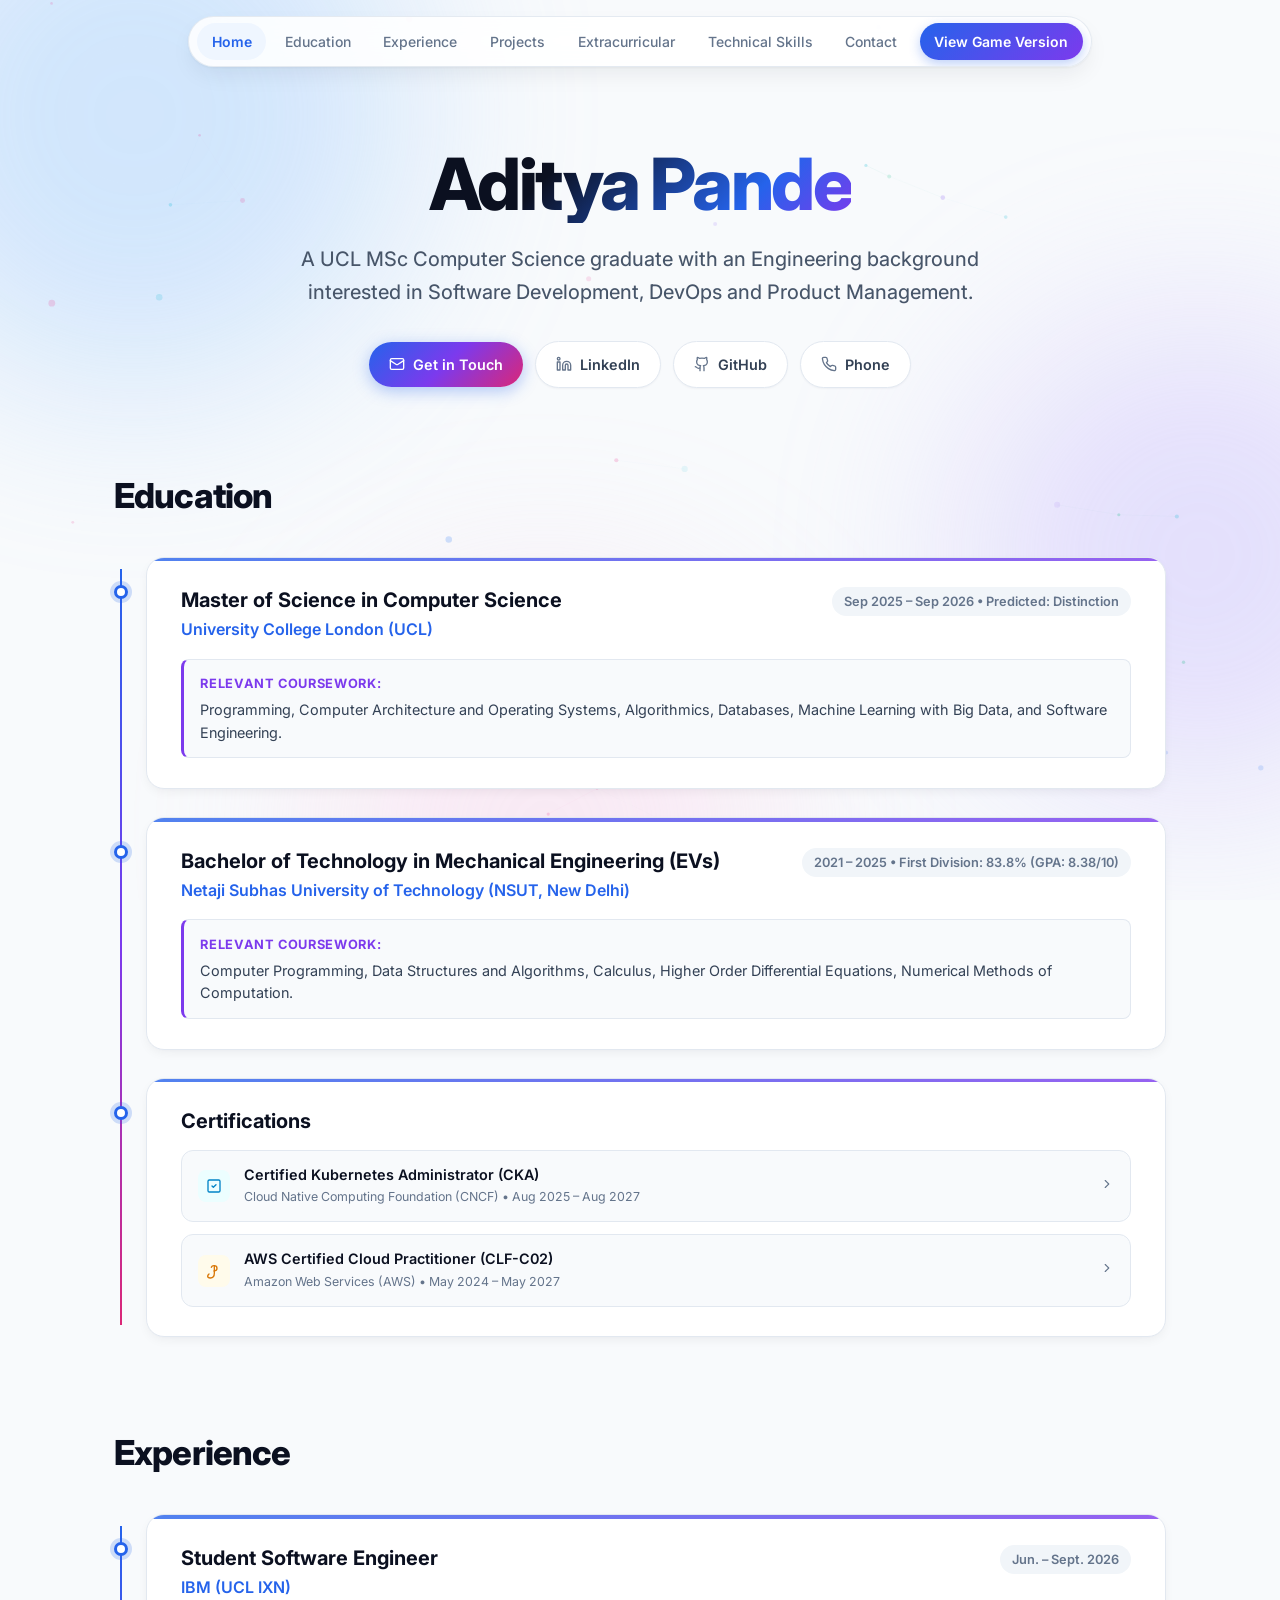
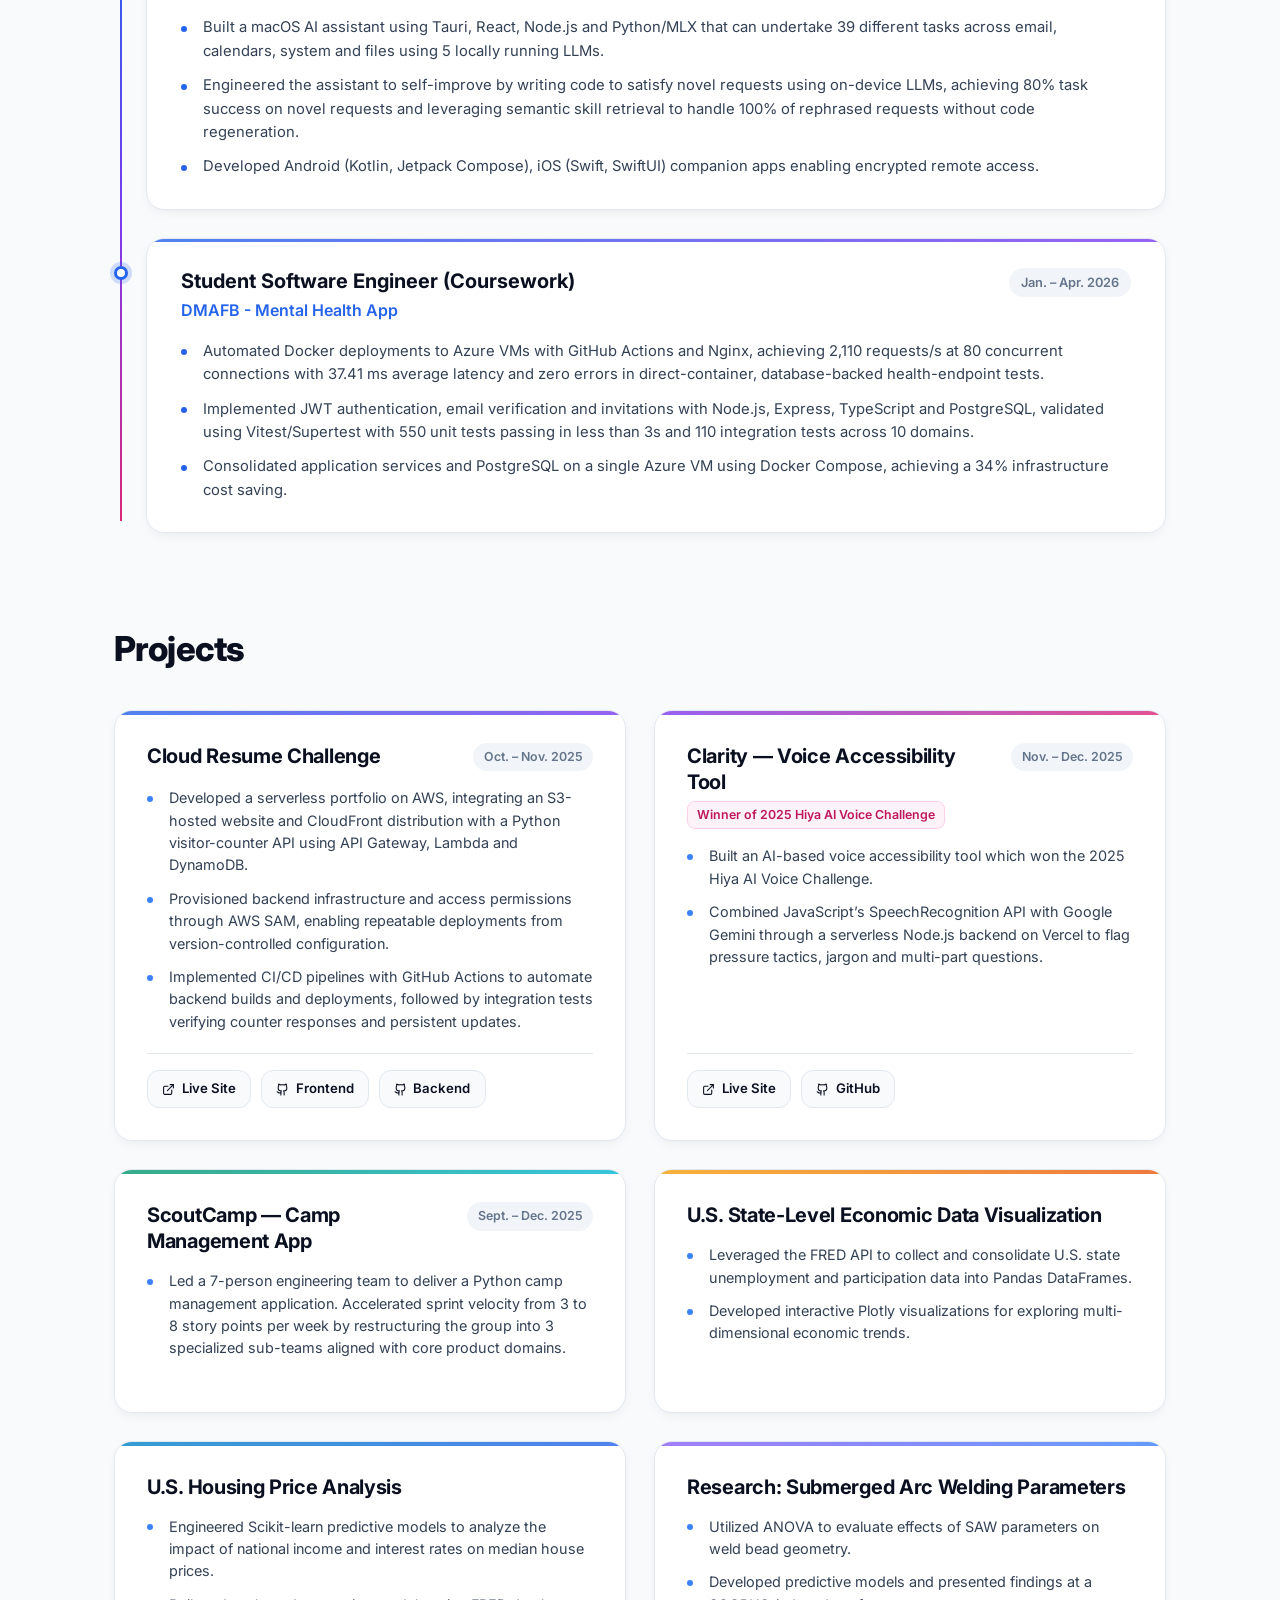
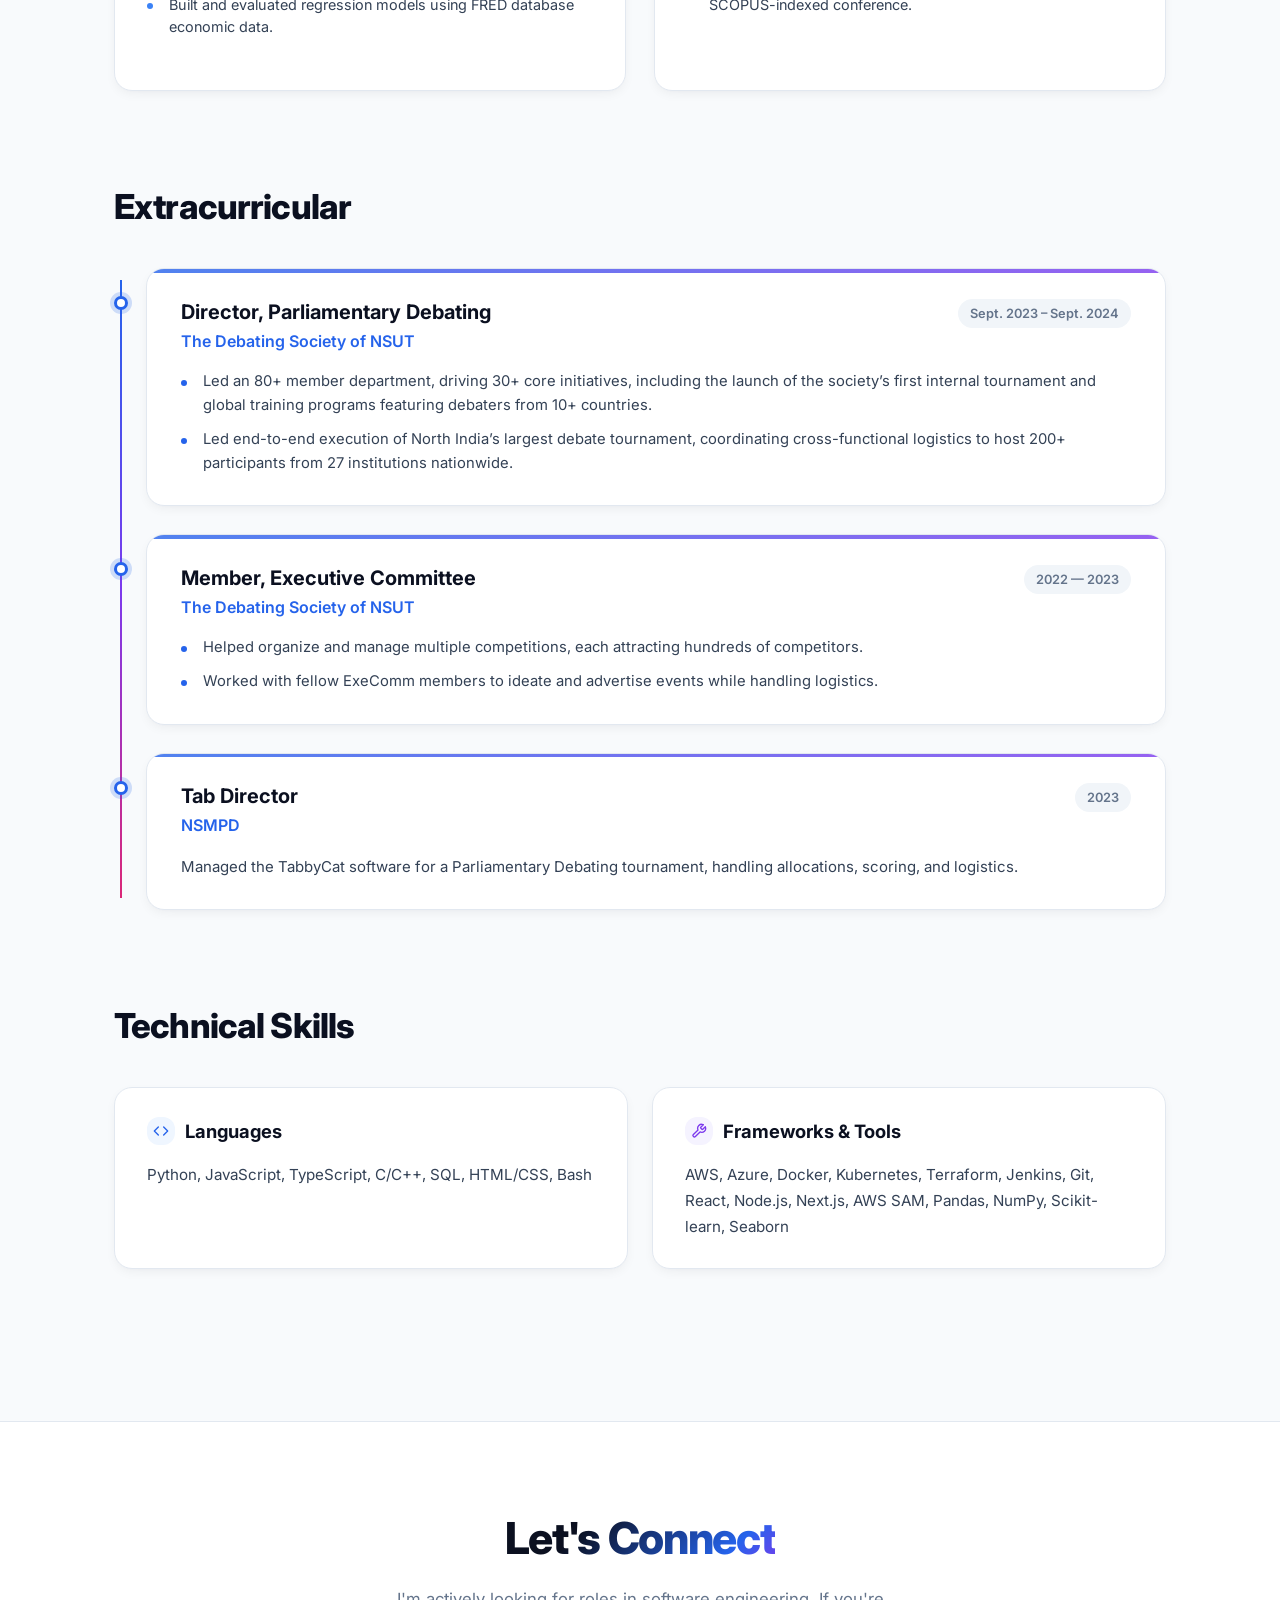
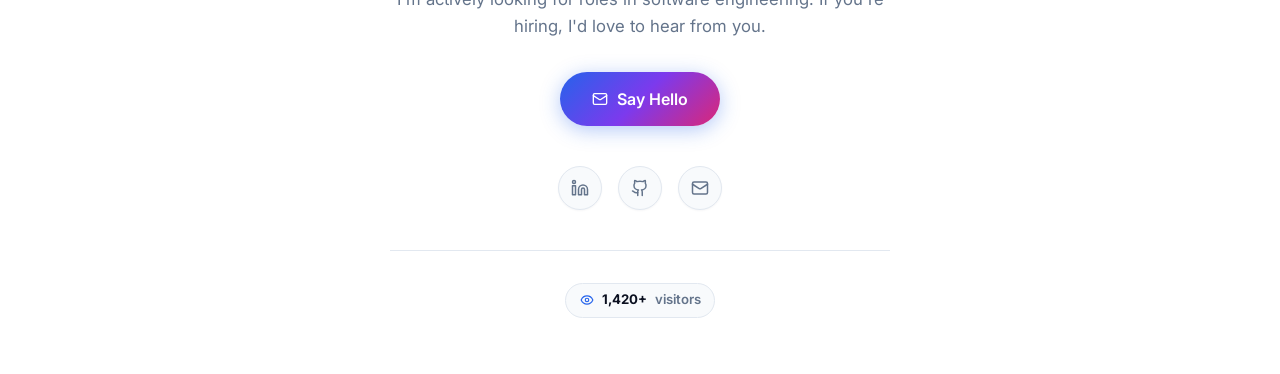
<file: index.html>
<!DOCTYPE html>
<html lang="en">
<head>
    <meta charset="UTF-8">
    <meta name="viewport" content="width=device-width, initial-scale=1.0">
    <title>Aditya Pande — Software Engineer</title>
    <meta name="description" content="A UCL MSc Computer Science graduate with an Engineering background interested in Software Development, DevOps and Product Management.">
    <link rel="preconnect" href="https://fonts.googleapis.com">
    <link rel="preconnect" href="https://fonts.gstatic.com" crossorigin>
    <link href="https://fonts.googleapis.com/css2?family=Inter:wght@400;500;600;700;800&display=swap" rel="stylesheet">
    <link rel="stylesheet" href="style.css">
</head>
<body>
    <div class="blobs">
        <span></span>
        <span></span>
        <span></span>
    </div>

    <canvas id="particle-canvas"></canvas>
    <div class="scroll-progress" id="scroll-progress"></div>

    <nav class="nav" id="nav">
        <div class="nav-inner">
            <a href="#hero" class="nav-link active">Home</a>
            <a href="#education" class="nav-link">Education</a>
            <a href="#experience" class="nav-link">Experience</a>
            <a href="#projects" class="nav-link">Projects</a>
            <a href="#extracurricular" class="nav-link">Extracurricular</a>
            <a href="#skills" class="nav-link">Technical Skills</a>
            <a href="#contact" class="nav-link">Contact</a>
            <a href="game.html" class="nav-link nav-link--game" id="nav-game-link">View Game Version</a>
        </div>
    </nav>

    <section class="hero" id="hero">
        <div class="hero-content">
            <h1 class="hero-name fade-in">Aditya Pande</h1>
            <p class="hero-title fade-in fade-in-delay-1">A UCL MSc Computer Science graduate with an Engineering background interested in Software Development, DevOps and Product Management.</p>
            <div class="hero-links fade-in fade-in-delay-2">
                <a href="mailto:aditya.pande.128@gmail.com" class="hero-link hero-link--primary" id="hero-email-link">
                    <svg xmlns="http://www.w3.org/2000/svg" width="16" height="16" viewBox="0 0 24 24" fill="none" stroke="currentColor" stroke-width="2" stroke-linecap="round" stroke-linejoin="round"><rect width="20" height="16" x="2" y="4" rx="2"/><path d="m22 7-8.97 5.7a1.94 1.94 0 0 1-2.06 0L2 7"/></svg>
                    Get in Touch
                </a>
                <a href="https://www.linkedin.com/in/the-aditya-pande/" target="_blank" class="hero-link" id="hero-linkedin-link">
                    <svg xmlns="http://www.w3.org/2000/svg" width="16" height="16" viewBox="0 0 24 24" fill="none" stroke="currentColor" stroke-width="2" stroke-linecap="round" stroke-linejoin="round"><path d="M16 8a6 6 0 0 1 6 6v7h-4v-7a2 2 0 0 0-2-2 2 2 0 0 0-2 2v7h-4v-7a6 6 0 0 1 6-6z"/><rect width="4" height="12" x="2" y="9"/><circle cx="4" cy="4" r="2"/></svg>
                    LinkedIn
                </a>
                <a href="https://github.com/AdityaPande128" target="_blank" class="hero-link" id="hero-github-link">
                    <svg xmlns="http://www.w3.org/2000/svg" width="16" height="16" viewBox="0 0 24 24" fill="none" stroke="currentColor" stroke-width="2" stroke-linecap="round" stroke-linejoin="round"><path d="M15 22v-4a4.8 4.8 0 0 0-1-3.5c3 0 6-2 6-5.5.08-1.25-.27-2.48-1-3.5.28-1.15.28-2.35 0-3.5 0 0-1 0-3 1.5-2.64-.5-5.36-.5-8 0C6 2 5 2 5 2c-.3 1.15-.3 2.35 0 3.5A5.403 5.403 0 0 0 4 9c0 3.5 3 5.5 6 5.5-.39.49-.68 1.05-.85 1.65-.17.6-.22 1.23-.15 1.85v4"/><path d="M9 18c-4.51 2-5-2-7-2"/></svg>
                    GitHub
                </a>
                <a href="tel:+447774922201" class="hero-link" id="hero-phone-link">
                    <svg xmlns="http://www.w3.org/2000/svg" width="16" height="16" viewBox="0 0 24 24" fill="none" stroke="currentColor" stroke-width="2" stroke-linecap="round" stroke-linejoin="round"><path d="M22 16.92v3a2 2 0 0 1-2.18 2 19.79 19.79 0 0 1-8.63-3.07 19.5 19.5 0 0 1-6-6 19.79 19.79 0 0 1-3.07-8.67A2 2 0 0 1 4.11 2h3a2 2 0 0 1 2 1.72 12.84 12.84 0 0 0 .7 2.81 2 2 0 0 1-.45 2.11L8.09 9.91a16 16 0 0 0 6 6l1.27-1.27a2 2 0 0 1 2.11-.45 12.84 12.84 0 0 0 2.81.7A2 2 0 0 1 22 16.92z"/></svg>
                    Phone
                </a>
            </div>
        </div>
    </section>

    <div class="container">
        <section class="section" id="education">
            <div class="section-header fade-in">
                <h2 class="section-title">Education</h2>
            </div>
            <div class="timeline">
                <div class="timeline-item fade-in">
                    <div class="timeline-dot"></div>
                    <div class="timeline-card">
                        <div class="card-spotlight"></div>
                        <div class="timeline-card-header">
                            <div>
                                <h3 class="timeline-title">Master of Science in Computer Science</h3>
                                <p class="timeline-subtitle">University College London (UCL)</p>
                            </div>
                            <span class="timeline-date">Sep 2025 – Sep 2026 &bull; Predicted: Distinction</span>
                        </div>
                        <div class="coursework-box">
                            <span class="coursework-label">Relevant Coursework:</span>
                            <p class="coursework-text">Programming, Computer Architecture and Operating Systems, Algorithmics, Databases, Machine Learning with Big Data, and Software Engineering.</p>
                        </div>
                    </div>
                </div>

                <div class="timeline-item fade-in">
                    <div class="timeline-dot"></div>
                    <div class="timeline-card">
                        <div class="card-spotlight"></div>
                        <div class="timeline-card-header">
                            <div>
                                <h3 class="timeline-title">Bachelor of Technology in Mechanical Engineering (EVs)</h3>
                                <p class="timeline-subtitle">Netaji Subhas University of Technology (NSUT, New Delhi)</p>
                            </div>
                            <span class="timeline-date">2021 – 2025 &bull; First Division: 83.8% (GPA: 8.38/10)</span>
                        </div>
                        <div class="coursework-box">
                            <span class="coursework-label">Relevant Coursework:</span>
                            <p class="coursework-text">Computer Programming, Data Structures and Algorithms, Calculus, Higher Order Differential Equations, Numerical Methods of Computation.</p>
                        </div>
                    </div>
                </div>

                <div class="timeline-item fade-in">
                    <div class="timeline-dot"></div>
                    <div class="timeline-card">
                        <div class="card-spotlight"></div>
                        <div class="timeline-card-header">
                            <div>
                                <h3 class="timeline-title">Certifications</h3>
                            </div>
                        </div>
                        <div class="cert-list">
                            <div class="cert-item cert-clickable" data-cert="cka" tabindex="0" role="button" aria-haspopup="dialog" aria-label="View Certified Kubernetes Administrator credential details">
                                <div class="cert-icon cert-icon--cka">
                                    <svg xmlns="http://www.w3.org/2000/svg" width="16" height="16" viewBox="0 0 24 24" fill="none" stroke="currentColor" stroke-width="2" stroke-linecap="round" stroke-linejoin="round"><rect width="18" height="18" x="3" y="3" rx="2"/><path d="m9 12 2 2 4-4"/></svg>
                                </div>
                                <div class="cert-info">
                                    <span class="cert-name">Certified Kubernetes Administrator (CKA)</span>
                                    <span class="cert-meta">Cloud Native Computing Foundation (CNCF) &bull; Aug 2025 – Aug 2027</span>
                                </div>
                                <span class="cert-arrow">
                                    <svg xmlns="http://www.w3.org/2000/svg" width="14" height="14" viewBox="0 0 24 24" fill="none" stroke="currentColor" stroke-width="2" stroke-linecap="round" stroke-linejoin="round"><path d="m9 18 6-6-6-6"/></svg>
                                </span>
                            </div>

                            <div class="cert-item cert-clickable" data-cert="aws" tabindex="0" role="button" aria-haspopup="dialog" aria-label="View AWS Certified Cloud Practitioner credential details">
                                <div class="cert-icon cert-icon--aws">
                                    <svg xmlns="http://www.w3.org/2000/svg" width="16" height="16" viewBox="0 0 24 24" fill="none" stroke="currentColor" stroke-width="2" stroke-linecap="round" stroke-linejoin="round"><path d="M4.5 16.5c-1.5 1.26-2 2-2 3.5 0 2 2 2.5 4 2.5 4 0 6-3 6-7V4"/><path d="M12 12c2.5 0 4.5-1.5 4.5-4s-2-4-4.5-4c-2 0-3.5 1-4 2.5"/></svg>
                                </div>
                                <div class="cert-info">
                                    <span class="cert-name">AWS Certified Cloud Practitioner (CLF-C02)</span>
                                    <span class="cert-meta">Amazon Web Services (AWS) &bull; May 2024 – May 2027</span>
                                </div>
                                <span class="cert-arrow">
                                    <svg xmlns="http://www.w3.org/2000/svg" width="14" height="14" viewBox="0 0 24 24" fill="none" stroke="currentColor" stroke-width="2" stroke-linecap="round" stroke-linejoin="round"><path d="m9 18 6-6-6-6"/></svg>
                                </span>
                            </div>
                        </div>
                    </div>
                </div>
            </div>
        </section>

        <section class="section" id="experience">
            <div class="section-header fade-in">
                <h2 class="section-title">Experience</h2>
            </div>
            <div class="timeline">
                <div class="timeline-item fade-in">
                    <div class="timeline-dot"></div>
                    <div class="timeline-card">
                        <div class="card-spotlight"></div>
                        <div class="timeline-card-header">
                            <div>
                                <h3 class="timeline-title">Student Software Engineer</h3>
                                <p class="timeline-subtitle">IBM (UCL IXN)</p>
                            </div>
                            <span class="timeline-date">Jun. – Sept. 2026</span>
                        </div>
                        <div class="timeline-body">
                            <ul>
                                <li>Built a macOS AI assistant using Tauri, React, Node.js and Python/MLX that can undertake 39 different tasks across email, calendars, system and files using 5 locally running LLMs.</li>
                                <li>Engineered the assistant to self-improve by writing code to satisfy novel requests using on-device LLMs, achieving 80% task success on novel requests and leveraging semantic skill retrieval to handle 100% of rephrased requests without code regeneration.</li>
                                <li>Developed Android (Kotlin, Jetpack Compose), iOS (Swift, SwiftUI) companion apps enabling encrypted remote access.</li>
                            </ul>
                        </div>
                    </div>
                </div>

                <div class="timeline-item fade-in">
                    <div class="timeline-dot"></div>
                    <div class="timeline-card">
                        <div class="card-spotlight"></div>
                        <div class="timeline-card-header">
                            <div>
                                <h3 class="timeline-title">Student Software Engineer (Coursework)</h3>
                                <p class="timeline-subtitle">DMAFB - Mental Health App</p>
                            </div>
                            <span class="timeline-date">Jan. – Apr. 2026</span>
                        </div>
                        <div class="timeline-body">
                            <ul>
                                <li>Automated Docker deployments to Azure VMs with GitHub Actions and Nginx, achieving 2,110 requests/s at 80 concurrent connections with 37.41 ms average latency and zero errors in direct-container, database-backed health-endpoint tests.</li>
                                <li>Implemented JWT authentication, email verification and invitations with Node.js, Express, TypeScript and PostgreSQL, validated using Vitest/Supertest with 550 unit tests passing in less than 3s and 110 integration tests across 10 domains.</li>
                                <li>Consolidated application services and PostgreSQL on a single Azure VM using Docker Compose, achieving a 34% infrastructure cost saving.</li>
                            </ul>
                        </div>
                    </div>
                </div>
            </div>
        </section>

        <section class="section" id="projects">
            <div class="section-header fade-in">
                <h2 class="section-title">Projects</h2>
            </div>
            <div class="projects-grid fade-in stagger-children">
                <div class="project-card-wrapper" id="project-crc">
                    <div class="project-card">
                        <div class="card-spotlight"></div>
                        <div class="project-header">
                            <h3 class="project-title">Cloud Resume Challenge</h3>
                            <span class="project-date">Oct. – Nov. 2025</span>
                        </div>
                        <div class="project-description">
                            <ul>
                                <li>Developed a serverless portfolio on AWS, integrating an S3-hosted website and CloudFront distribution with a Python visitor-counter API using API Gateway, Lambda and DynamoDB.</li>
                                <li>Provisioned backend infrastructure and access permissions through AWS SAM, enabling repeatable deployments from version-controlled configuration.</li>
                                <li>Implemented CI/CD pipelines with GitHub Actions to automate backend builds and deployments, followed by integration tests verifying counter responses and persistent updates.</li>
                            </ul>
                        </div>
                        <div class="project-footer">
                            <div class="project-links">
                                <a href="#hero" class="project-link" id="crc-website-link">
                                    <svg xmlns="http://www.w3.org/2000/svg" width="13" height="13" viewBox="0 0 24 24" fill="none" stroke="currentColor" stroke-width="2" stroke-linecap="round" stroke-linejoin="round"><path d="M18 13v6a2 2 0 0 1-2 2H5a2 2 0 0 1-2-2V8a2 2 0 0 1 2-2h6"/><polyline points="15 3 21 3 21 9"/><line x1="10" y1="14" x2="21" y2="3"/></svg>
                                    Live Site
                                </a>
                                <a href="https://github.com/AdityaPande128/Cloud_Resume_Challenge" target="_blank" class="project-link" id="crc-github-link">
                                    <svg xmlns="http://www.w3.org/2000/svg" width="13" height="13" viewBox="0 0 24 24" fill="none" stroke="currentColor" stroke-width="2" stroke-linecap="round" stroke-linejoin="round"><path d="M15 22v-4a4.8 4.8 0 0 0-1-3.5c3 0 6-2 6-5.5.08-1.25-.27-2.48-1-3.5.28-1.15.28-2.35 0-3.5 0 0-1 0-3 1.5-2.64-.5-5.36-.5-8 0C6 2 5 2 5 2c-.3 1.15-.3 2.35 0 3.5A5.403 5.403 0 0 0 4 9c0 3.5 3 5.5 6 5.5-.39.49-.68 1.05-.85 1.65-.17.6-.22 1.23-.15 1.85v4"/><path d="M9 18c-4.51 2-5-2-7-2"/></svg>
                                    Frontend
                                </a>
                                <a href="https://github.com/AdityaPande128/backend-visitor-counter" target="_blank" class="project-link" id="crc-backend-link">
                                    <svg xmlns="http://www.w3.org/2000/svg" width="13" height="13" viewBox="0 0 24 24" fill="none" stroke="currentColor" stroke-width="2" stroke-linecap="round" stroke-linejoin="round"><path d="M15 22v-4a4.8 4.8 0 0 0-1-3.5c3 0 6-2 6-5.5.08-1.25-.27-2.48-1-3.5.28-1.15.28-2.35 0-3.5 0 0-1 0-3 1.5-2.64-.5-5.36-.5-8 0C6 2 5 2 5 2c-.3 1.15-.3 2.35 0 3.5A5.403 5.403 0 0 0 4 9c0 3.5 3 5.5 6 5.5-.39.49-.68 1.05-.85 1.65-.17.6-.22 1.23-.15 1.85v4"/><path d="M9 18c-4.51 2-5-2-7-2"/></svg>
                                    Backend
                                </a>
                            </div>
                        </div>
                    </div>
                </div>

                <div class="project-card-wrapper" id="project-clarity">
                    <div class="project-card">
                        <div class="card-spotlight"></div>
                        <div class="project-header">
                            <div>
                                <h3 class="project-title">Clarity — Voice Accessibility Tool</h3>
                                <span class="project-award">Winner of 2025 Hiya AI Voice Challenge</span>
                            </div>
                            <span class="project-date">Nov. – Dec. 2025</span>
                        </div>
                        <div class="project-description">
                            <ul>
                                <li>Built an AI-based voice accessibility tool which won the 2025 Hiya AI Voice Challenge.</li>
                                <li>Combined JavaScript’s SpeechRecognition API with Google Gemini through a serverless Node.js backend on Vercel to flag pressure tactics, jargon and multi-part questions.</li>
                            </ul>
                        </div>
                        <div class="project-footer">
                            <div class="project-links">
                                <a href="https://clarity-ai-project.vercel.app/" target="_blank" class="project-link" id="clarity-website-link">
                                    <svg xmlns="http://www.w3.org/2000/svg" width="13" height="13" viewBox="0 0 24 24" fill="none" stroke="currentColor" stroke-width="2" stroke-linecap="round" stroke-linejoin="round"><path d="M18 13v6a2 2 0 0 1-2 2H5a2 2 0 0 1-2-2V8a2 2 0 0 1 2-2h6"/><polyline points="15 3 21 3 21 9"/><line x1="10" y1="14" x2="21" y2="3"/></svg>
                                    Live Site
                                </a>
                                <a href="https://github.com/AdityaPande128/Clarity" target="_blank" class="project-link" id="clarity-github-link">
                                    <svg xmlns="http://www.w3.org/2000/svg" width="13" height="13" viewBox="0 0 24 24" fill="none" stroke="currentColor" stroke-width="2" stroke-linecap="round" stroke-linejoin="round"><path d="M15 22v-4a4.8 4.8 0 0 0-1-3.5c3 0 6-2 6-5.5.08-1.25-.27-2.48-1-3.5.28-1.15.28-2.35 0-3.5 0 0-1 0-3 1.5-2.64-.5-5.36-.5-8 0C6 2 5 2 5 2c-.3 1.15-.3 2.35 0 3.5A5.403 5.403 0 0 0 4 9c0 3.5 3 5.5 6 5.5-.39.49-.68 1.05-.85 1.65-.17.6-.22 1.23-.15 1.85v4"/><path d="M9 18c-4.51 2-5-2-7-2"/></svg>
                                    GitHub
                                </a>
                            </div>
                        </div>
                    </div>
                </div>

                <div class="project-card-wrapper" id="project-scoutcamp">
                    <div class="project-card">
                        <div class="card-spotlight"></div>
                        <div class="project-header">
                            <h3 class="project-title">ScoutCamp — Camp Management App</h3>
                            <span class="project-date">Sept. – Dec. 2025</span>
                        </div>
                        <div class="project-description">
                            <ul>
                                <li>Led a 7-person engineering team to deliver a Python camp management application. Accelerated sprint velocity from 3 to 8 story points per week by restructuring the group into 3 specialized sub-teams aligned with core product domains.</li>
                            </ul>
                        </div>
                    </div>
                </div>

                <div class="project-card-wrapper" id="project-econ-viz">
                    <div class="project-card">
                        <div class="card-spotlight"></div>
                        <div class="project-header">
                            <h3 class="project-title">U.S. State-Level Economic Data Visualization</h3>
                        </div>
                        <div class="project-description">
                            <ul>
                                <li>Leveraged the FRED API to collect and consolidate U.S. state unemployment and participation data into Pandas DataFrames.</li>
                                <li>Developed interactive Plotly visualizations for exploring multi-dimensional economic trends.</li>
                            </ul>
                        </div>
                    </div>
                </div>

                <div class="project-card-wrapper" id="project-housing">
                    <div class="project-card">
                        <div class="card-spotlight"></div>
                        <div class="project-header">
                            <h3 class="project-title">U.S. Housing Price Analysis</h3>
                        </div>
                        <div class="project-description">
                            <ul>
                                <li>Engineered Scikit-learn predictive models to analyze the impact of national income and interest rates on median house prices.</li>
                                <li>Built and evaluated regression models using FRED database economic data.</li>
                            </ul>
                        </div>
                    </div>
                </div>

                <div class="project-card-wrapper" id="project-saw">
                    <div class="project-card">
                        <div class="card-spotlight"></div>
                        <div class="project-header">
                            <h3 class="project-title">Research: Submerged Arc Welding Parameters</h3>
                        </div>
                        <div class="project-description">
                            <ul>
                                <li>Utilized ANOVA to evaluate effects of SAW parameters on weld bead geometry.</li>
                                <li>Developed predictive models and presented findings at a SCOPUS-indexed conference.</li>
                            </ul>
                        </div>
                    </div>
                </div>
            </div>
        </section>

        <section class="section" id="extracurricular">
            <div class="section-header fade-in">
                <h2 class="section-title">Extracurricular</h2>
            </div>
            <div class="timeline">
                <div class="timeline-item fade-in">
                    <div class="timeline-dot"></div>
                    <div class="timeline-card">
                        <div class="card-spotlight"></div>
                        <div class="timeline-card-header">
                            <div>
                                <h3 class="timeline-title">Director, Parliamentary Debating</h3>
                                <p class="timeline-subtitle">The Debating Society of NSUT</p>
                            </div>
                            <span class="timeline-date">Sept. 2023 – Sept. 2024</span>
                        </div>
                        <div class="timeline-body">
                            <ul>
                                <li>Led an 80+ member department, driving 30+ core initiatives, including the launch of the society’s first internal tournament and global training programs featuring debaters from 10+ countries.</li>
                                <li>Led end-to-end execution of North India’s largest debate tournament, coordinating cross-functional logistics to host 200+ participants from 27 institutions nationwide.</li>
                            </ul>
                        </div>
                    </div>
                </div>

                <div class="timeline-item fade-in">
                    <div class="timeline-dot"></div>
                    <div class="timeline-card">
                        <div class="card-spotlight"></div>
                        <div class="timeline-card-header">
                            <div>
                                <h3 class="timeline-title">Member, Executive Committee</h3>
                                <p class="timeline-subtitle">The Debating Society of NSUT</p>
                            </div>
                            <span class="timeline-date">2022 — 2023</span>
                        </div>
                        <div class="timeline-body">
                            <ul>
                                <li>Helped organize and manage multiple competitions, each attracting hundreds of competitors.</li>
                                <li>Worked with fellow ExeComm members to ideate and advertise events while handling logistics.</li>
                            </ul>
                        </div>
                    </div>
                </div>


                <div class="timeline-item fade-in">
                    <div class="timeline-dot"></div>
                    <div class="timeline-card">
                        <div class="card-spotlight"></div>
                        <div class="timeline-card-header">
                            <div>
                                <h3 class="timeline-title">Tab Director</h3>
                                <p class="timeline-subtitle">NSMPD</p>
                            </div>
                            <span class="timeline-date">2023</span>
                        </div>
                        <div class="timeline-body">
                            <p>Managed the TabbyCat software for a Parliamentary Debating tournament, handling allocations, scoring, and logistics.</p>
                        </div>
                    </div>
                </div>
            </div>
        </section>

        <section class="section" id="skills">
            <div class="section-header fade-in">
                <h2 class="section-title">Technical Skills</h2>
            </div>
            <div class="skills-grid skills-grid--two-col fade-in stagger-children">
                <div class="skill-category" id="skill-languages">
                    <div class="skill-category-title">
                        <div class="skill-title-left">
                            <svg xmlns="http://www.w3.org/2000/svg" width="16" height="16" viewBox="0 0 24 24" fill="none" stroke="currentColor" stroke-width="2" stroke-linecap="round" stroke-linejoin="round"><polyline points="16 18 22 12 16 6"/><polyline points="8 6 2 12 8 18"/></svg>
                            Languages
                        </div>
                    </div>
                    <p class="skill-item-text">Python, JavaScript, TypeScript, C/C++, SQL, HTML/CSS, Bash</p>
                </div>

                <div class="skill-category" id="skill-tools">
                    <div class="skill-category-title">
                        <div class="skill-title-left">
                            <svg xmlns="http://www.w3.org/2000/svg" width="16" height="16" viewBox="0 0 24 24" fill="none" stroke="currentColor" stroke-width="2" stroke-linecap="round" stroke-linejoin="round"><path d="M14.7 6.3a1 1 0 0 0 0 1.4l1.6 1.6a1 1 0 0 0 1.4 0l3.77-3.77a6 6 0 0 1-7.94 7.94l-6.91 6.91a2.12 2.12 0 0 1-3-3l6.91-6.91a6 6 0 0 1 7.94-7.94l-3.76 3.76z"/></svg>
                            Frameworks &amp; Tools
                        </div>
                    </div>
                    <p class="skill-item-text">AWS, Azure, Docker, Kubernetes, Terraform, Jenkins, Git, React, Node.js, Next.js, AWS SAM, Pandas, NumPy, Scikit-learn, Seaborn</p>
                </div>
            </div>
        </section>
    </div>

    <div class="cert-modal-backdrop" id="cert-modal-backdrop" aria-hidden="true">
        <div class="cert-modal-card" id="cert-modal-card" role="dialog" aria-modal="true" aria-labelledby="modal-cert-title">
            <button class="modal-close-btn" id="modal-close-btn" aria-label="Close credential details">
                <svg xmlns="http://www.w3.org/2000/svg" width="18" height="18" viewBox="0 0 24 24" fill="none" stroke="currentColor" stroke-width="2" stroke-linecap="round" stroke-linejoin="round"><line x1="18" y1="6" x2="6" y2="18"/><line x1="6" y1="6" x2="18" y2="18"/></svg>
            </button>
            <h3 class="modal-cert-title" id="modal-cert-title"></h3>
            <p class="modal-cert-issuer" id="modal-cert-issuer"></p>
            <div class="modal-meta-grid">
                <div class="modal-meta-item">
                    <span class="modal-meta-label">Issued</span>
                    <span class="modal-meta-value" id="modal-issue-date"></span>
                </div>
                <div class="modal-meta-item">
                    <span class="modal-meta-label">Expires</span>
                    <span class="modal-meta-value" id="modal-expiry-date"></span>
                </div>
                <div class="modal-meta-item modal-meta-item--full">
                    <span class="modal-meta-label">Credential ID / Verification Code</span>
                    <div class="modal-code-row">
                        <code class="modal-code" id="modal-cred-id"></code>
                        <button class="modal-copy-btn" id="modal-copy-btn" title="Copy code">
                            <svg xmlns="http://www.w3.org/2000/svg" width="14" height="14" viewBox="0 0 24 24" fill="none" stroke="currentColor" stroke-width="2" stroke-linecap="round" stroke-linejoin="round"><rect width="14" height="14" x="8" y="8" rx="2" ry="2"/><path d="M4 16c-1.1 0-2-.9-2-2V4c0-1.1.9-2 2-2h10c1.1 0 2 .9 2 2"/></svg>
                            <span id="copy-btn-text">Copy</span>
                        </button>
                    </div>
                </div>
            </div>
            <div class="modal-verify-section">
                <span class="modal-verify-label">Can be verified at:</span>
                <a href="#" target="_blank" class="modal-verify-btn" id="modal-verify-link">
                    <span id="modal-verify-link-text"></span>
                    <svg xmlns="http://www.w3.org/2000/svg" width="14" height="14" viewBox="0 0 24 24" fill="none" stroke="currentColor" stroke-width="2" stroke-linecap="round" stroke-linejoin="round"><path d="M18 13v6a2 2 0 0 1-2 2H5a2 2 0 0 1-2-2V8a2 2 0 0 1 2-2h6"/><polyline points="15 3 21 3 21 9"/><line x1="10" y1="14" x2="21" y2="3"/></svg>
                </a>
            </div>
        </div>
    </div>

    <footer class="footer" id="contact">
        <h2 class="footer-cta-title fade-in">Let's Connect</h2>
        <p class="footer-cta-text fade-in">I'm actively looking for roles in software engineering. If you're hiring, I'd love to hear from you.</p>
        <a href="mailto:aditya.pande.128@gmail.com" class="footer-btn fade-in" id="footer-email-btn">
            <svg xmlns="http://www.w3.org/2000/svg" width="16" height="16" viewBox="0 0 24 24" fill="none" stroke="currentColor" stroke-width="2" stroke-linecap="round" stroke-linejoin="round"><rect width="20" height="16" x="2" y="4" rx="2"/><path d="m22 7-8.97 5.7a1.94 1.94 0 0 1-2.06 0L2 7"/></svg>
            Say Hello
        </a>
        <div class="footer-links fade-in">
            <a href="https://www.linkedin.com/in/the-aditya-pande/" target="_blank" class="footer-social-link" id="footer-linkedin" aria-label="LinkedIn">
                <svg xmlns="http://www.w3.org/2000/svg" width="18" height="18" viewBox="0 0 24 24" fill="none" stroke="currentColor" stroke-width="2" stroke-linecap="round" stroke-linejoin="round"><path d="M16 8a6 6 0 0 1 6 6v7h-4v-7a2 2 0 0 0-2-2 2 2 0 0 0-2 2v7h-4v-7a6 6 0 0 1 6-6z"/><rect width="4" height="12" x="2" y="9"/><circle cx="4" cy="4" r="2"/></svg>
            </a>
            <a href="https://github.com/AdityaPande128" target="_blank" class="footer-social-link" id="footer-github" aria-label="GitHub">
                <svg xmlns="http://www.w3.org/2000/svg" width="18" height="18" viewBox="0 0 24 24" fill="none" stroke="currentColor" stroke-width="2" stroke-linecap="round" stroke-linejoin="round"><path d="M15 22v-4a4.8 4.8 0 0 0-1-3.5c3 0 6-2 6-5.5.08-1.25-.27-2.48-1-3.5.28-1.15.28-2.35 0-3.5 0 0-1 0-3 1.5-2.64-.5-5.36-.5-8 0C6 2 5 2 5 2c-.3 1.15-.3 2.35 0 3.5A5.403 5.403 0 0 0 4 9c0 3.5 3 5.5 6 5.5-.39.49-.68 1.05-.85 1.65-.17.6-.22 1.23-.15 1.85v4"/><path d="M9 18c-4.51 2-5-2-7-2"/></svg>
            </a>
            <a href="mailto:aditya.pande.128@gmail.com" class="footer-social-link" id="footer-email" aria-label="Email">
                <svg xmlns="http://www.w3.org/2000/svg" width="18" height="18" viewBox="0 0 24 24" fill="none" stroke="currentColor" stroke-width="2" stroke-linecap="round" stroke-linejoin="round"><rect width="20" height="16" x="2" y="4" rx="2"/><path d="m22 7-8.97 5.7a1.94 1.94 0 0 1-2.06 0L2 7"/></svg>
            </a>
        </div>
        <div class="footer-meta">
            <div class="visitor-count">
                <svg xmlns="http://www.w3.org/2000/svg" width="14" height="14" viewBox="0 0 24 24" fill="none" stroke="currentColor" stroke-width="2" stroke-linecap="round" stroke-linejoin="round"><path d="M2 12s3-7 10-7 10 7 10 7-3 7-10 7-10-7-10-7Z"/><circle cx="12" cy="12" r="3"/></svg>
                <span id="visitor-count">...</span> visitors
            </div>
        </div>
    </footer>

    <script src="script.js"></script>
</body>
</html>
</file>
<file: style.css>
:root {
  --bg: #f8fafc;
  --surface: #ffffff;
  --surface-alt: #f1f5f9;
  --ink: #0b1020;
  --ink-secondary: #334155;
  --muted: #64748b;
  --border: #e2e8f0;
  --border-strong: #cbd5e1;
  --blue: #2563eb;
  --blue-hover: #1d4ed8;
  --blue-light: #eff6ff;
  --violet: #7c3aed;
  --violet-light: #f5f3ff;
  --cyan: #06b6d4;
  --cyan-light: #ecfeff;
  --emerald: #059669;
  --emerald-light: #ecfdf5;
  --pink: #db2777;
  --rose: #e11d48;
  --orange: #ea580c;
  --amber: #d97706;
  --grad-primary: linear-gradient(135deg, #2563eb 0%, #7c3aed 50%, #db2777 100%);
  --grad-badge: linear-gradient(135deg, rgba(37, 99, 235, 0.08) 0%, rgba(124, 58, 237, 0.08) 100%);
  --shadow-sm: 0 1px 2px 0 rgba(15, 23, 42, 0.04);
  --shadow-md: 0 4px 12px -2px rgba(15, 23, 42, 0.06), 0 2px 4px -2px rgba(15, 23, 42, 0.03);
  --shadow-lg: 0 12px 28px -6px rgba(15, 23, 42, 0.08), 0 4px 8px -3px rgba(15, 23, 42, 0.04);
  --shadow-hover: 0 20px 35px -8px rgba(37, 99, 235, 0.15), 0 6px 12px -3px rgba(15, 23, 42, 0.05);
  --radius-sm: 8px;
  --radius-md: 12px;
  --radius-lg: 18px;
  --radius-full: 9999px;
  --transition: all 0.25s cubic-bezier(0.16, 1, 0.3, 1);
}

* {
  margin: 0;
  padding: 0;
  box-sizing: border-box;
}

html {
  scroll-behavior: smooth;
  scroll-padding-top: 5.5rem;
}

body {
  background-color: var(--bg);
  color: var(--ink-secondary);
  font-family: 'Inter', -apple-system, BlinkMacSystemFont, 'Segoe UI', Roboto, sans-serif;
  font-size: 15px;
  line-height: 1.65;
  -webkit-font-smoothing: antialiased;
  position: relative;
  overflow-x: hidden;
}

::selection {
  background: #ede9fe;
  color: #4c1d95;
}

a {
  color: inherit;
  text-decoration: none;
  transition: var(--transition);
}

.blobs {
  position: fixed;
  inset: 0;
  pointer-events: none;
  z-index: 0;
  overflow: hidden;
}

.blobs span {
  position: absolute;
  border-radius: 50%;
  filter: blur(95px);
  opacity: 0.38;
  animation: drift 22s ease-in-out infinite alternate;
}

.blobs span:nth-child(1) {
  width: 550px;
  height: 550px;
  background: #93c5fd;
  top: -160px;
  left: -140px;
}

.blobs span:nth-child(2) {
  width: 480px;
  height: 480px;
  background: #c4b5fd;
  top: 35%;
  right: -160px;
  animation-delay: -7s;
}

.blobs span:nth-child(3) {
  width: 450px;
  height: 450px;
  background: #fbcfe8;
  bottom: -150px;
  left: 25%;
  animation-delay: -14s;
}

@keyframes drift {
  0% { transform: translate(0, 0) scale(1); }
  100% { transform: translate(60px, 45px) scale(1.12); }
}

#particle-canvas {
  position: fixed;
  top: 0;
  left: 0;
  width: 100%;
  height: 100%;
  z-index: 1;
  pointer-events: none;
  opacity: 0.55;
}

.scroll-progress {
  position: fixed;
  top: 0;
  left: 0;
  height: 3px;
  width: 0%;
  background: var(--grad-primary);
  z-index: 1000;
  transition: width 0.1s ease-out;
}

.nav {
  position: fixed;
  top: 1rem;
  left: 0;
  right: 0;
  z-index: 900;
  display: flex;
  justify-content: center;
  padding: 0 1rem;
  pointer-events: none;
}

.nav-inner {
  display: flex;
  align-items: center;
  gap: 0.25rem;
  background: rgba(255, 255, 255, 0.88);
  backdrop-filter: blur(16px);
  -webkit-backdrop-filter: blur(16px);
  border: 1px solid rgba(226, 232, 240, 0.9);
  padding: 0.35rem 0.5rem;
  border-radius: var(--radius-full);
  box-shadow: 0 10px 25px -5px rgba(15, 23, 42, 0.08), 0 1px 3px rgba(15, 23, 42, 0.05);
  pointer-events: auto;
  max-width: 96vw;
  overflow-x: auto;
  scrollbar-width: none;
  -ms-overflow-style: none;
  -webkit-overflow-scrolling: touch;
}

.nav-inner::-webkit-scrollbar {
  display: none;
}

.nav-link {
  padding: 0.45rem 0.9rem;
  font-size: 0.875rem;
  font-weight: 500;
  color: var(--muted);
  border-radius: var(--radius-full);
  transition: var(--transition);
  white-space: nowrap;
  flex-shrink: 0;
}

.nav-link:hover {
  color: var(--ink);
  background: rgba(241, 245, 249, 0.85);
}

.nav-link.active {
  color: var(--blue);
  background: var(--blue-light);
  font-weight: 600;
}

.nav-link--game {
  background: linear-gradient(135deg, #2563eb, #7c3aed);
  color: #ffffff !important;
  font-weight: 600;
  box-shadow: 0 4px 12px rgba(37, 99, 235, 0.3);
  margin-left: 0.25rem;
}

.nav-link--game:hover {
  transform: translateY(-1px) scale(1.02);
  box-shadow: 0 6px 16px rgba(124, 58, 237, 0.4);
}

.hero {
  position: relative;
  z-index: 2;
  padding: 9rem 1.5rem 5rem;
  display: flex;
  justify-content: center;
  align-items: center;
  text-align: center;
}

.hero-content {
  max-width: 840px;
  display: flex;
  flex-direction: column;
  align-items: center;
}

.hero-name {
  font-size: clamp(2.85rem, 6.5vw, 4.5rem);
  font-weight: 800;
  letter-spacing: -0.035em;
  line-height: 1.1;
  color: var(--ink);
  margin-bottom: 1.25rem;
  background: linear-gradient(135deg, #0b1020 30%, #2563eb 75%, #7c3aed 100%);
  -webkit-background-clip: text;
  -webkit-text-fill-color: transparent;
}

.hero-title {
  font-size: clamp(1.05rem, 2vw, 1.25rem);
  font-weight: 450;
  color: #475569;
  max-width: 680px;
  line-height: 1.65;
  margin-bottom: 1.5rem;
}

.hero-links {
  margin-top: 0.5rem;
  display: flex;
  flex-wrap: wrap;
  justify-content: center;
  align-items: center;
  gap: 0.75rem;
}

.hero-link {
  display: inline-flex;
  align-items: center;
  gap: 0.5rem;
  padding: 0.65rem 1.25rem;
  border-radius: var(--radius-full);
  font-size: 0.9rem;
  font-weight: 600;
  color: var(--ink-secondary);
  background: var(--surface);
  border: 1px solid var(--border);
  box-shadow: var(--shadow-sm);
  transition: var(--transition);
}

.hero-link svg {
  color: var(--muted);
  transition: var(--transition);
}

.hero-link:hover {
  color: var(--blue);
  border-color: #bfdbfe;
  transform: translateY(-2px);
  box-shadow: var(--shadow-md);
}

.hero-link:hover svg {
  color: var(--blue);
}

.hero-link--primary {
  background: var(--grad-primary);
  color: #ffffff;
  border: none;
  box-shadow: 0 4px 16px rgba(37, 99, 235, 0.35);
}

.hero-link--primary svg {
  color: #ffffff;
}

.hero-link--primary:hover {
  color: #ffffff;
  transform: translateY(-2px) scale(1.02);
  box-shadow: 0 8px 24px rgba(124, 58, 237, 0.4);
}

.hero-link--primary:hover svg {
  color: #ffffff;
}

.container {
  position: relative;
  z-index: 2;
  max-width: 1100px;
  margin: 0 auto;
  padding: 0 1.5rem 4rem;
}

.section {
  margin-bottom: 5.5rem;
}

.section-header {
  margin-bottom: 2rem;
}

.section-title {
  font-size: 2.15rem;
  font-weight: 800;
  letter-spacing: -0.025em;
  color: var(--ink);
}

.timeline {
  position: relative;
  display: flex;
  flex-direction: column;
  gap: 1.75rem;
  padding-left: 2rem;
}

.timeline::before {
  content: '';
  position: absolute;
  top: 0.75rem;
  bottom: 0.75rem;
  left: 6px;
  width: 2px;
  background: linear-gradient(180deg, #2563eb 0%, #7c3aed 50%, #db2777 100%);
}

.timeline-item {
  position: relative;
}

.timeline-dot {
  position: absolute;
  top: 1.75rem;
  left: -2rem;
  width: 14px;
  height: 14px;
  border-radius: 50%;
  background: #ffffff;
  border: 3.5px solid #2563eb;
  box-shadow: 0 0 0 4px rgba(37, 99, 235, 0.2);
  z-index: 2;
  transition: var(--transition);
}

.timeline-item:hover .timeline-dot {
  transform: scale(1.25);
  border-color: #7c3aed;
  box-shadow: 0 0 0 6px rgba(124, 58, 237, 0.25);
}

.timeline-card {
  position: relative;
  background: var(--surface);
  border: 1px solid var(--border);
  border-radius: var(--radius-lg);
  padding: 1.85rem 2.15rem;
  box-shadow: var(--shadow-md);
  transition: var(--transition);
  overflow: hidden;
}

.timeline-card::before {
  content: '';
  position: absolute;
  top: 0;
  left: 0;
  right: 0;
  height: 3.5px;
  background: linear-gradient(90deg, #2563eb, #7c3aed);
  opacity: 0.8;
}

.timeline-card:hover {
  transform: translateY(-3px);
  border-color: #cbd5e1;
  box-shadow: var(--shadow-hover);
}

.timeline-card-header {
  display: flex;
  justify-content: space-between;
  align-items: flex-start;
  gap: 1rem;
  margin-bottom: 1rem;
}

.timeline-title {
  font-size: 1.25rem;
  font-weight: 700;
  color: var(--ink);
  line-height: 1.3;
}

.timeline-subtitle {
  font-size: 1rem;
  font-weight: 600;
  color: var(--blue);
  margin-top: 0.2rem;
}

.timeline-date {
  font-size: 0.8rem;
  font-weight: 600;
  color: var(--muted);
  background: #f1f5f9;
  padding: 0.25rem 0.75rem;
  border-radius: var(--radius-full);
  white-space: nowrap;
  flex-shrink: 0;
}

.coursework-box {
  background: #f8fafc;
  border: 1px solid var(--border);
  border-left: 3.5px solid var(--violet);
  border-radius: var(--radius-sm);
  padding: 0.85rem 1rem;
  margin-top: 0.85rem;
}

.coursework-label {
  display: block;
  font-size: 0.8rem;
  font-weight: 700;
  color: var(--violet);
  text-transform: uppercase;
  letter-spacing: 0.05em;
  margin-bottom: 0.3rem;
}

.coursework-text {
  font-size: 0.9rem;
  color: var(--ink-secondary);
  line-height: 1.55;
}

.honors-note {
  font-size: 0.875rem;
  font-weight: 500;
  color: #475569;
  margin-bottom: 0.5rem;
}

.timeline-body ul {
  list-style: none;
  display: flex;
  flex-direction: column;
  gap: 0.65rem;
}

.timeline-body li {
  position: relative;
  padding-left: 1.35rem;
  font-size: 0.925rem;
  line-height: 1.6;
  color: var(--ink-secondary);
}

.timeline-body li::before {
  content: '';
  position: absolute;
  top: 0.6rem;
  left: 0;
  width: 6px;
  height: 6px;
  border-radius: 50%;
  background: #2563eb;
}

.projects-grid {
  display: grid;
  grid-template-columns: repeat(2, 1fr);
  gap: 1.75rem;
}

.project-card-wrapper {
  perspective: 1000px;
}

.project-card {
  position: relative;
  background: var(--surface);
  border: 1px solid var(--border);
  border-radius: var(--radius-lg);
  padding: 2rem;
  height: 100%;
  display: flex;
  flex-direction: column;
  box-shadow: var(--shadow-md);
  transition: var(--transition);
  overflow: hidden;
}

.card-spotlight {
  position: absolute;
  top: 0;
  left: 0;
  right: 0;
  bottom: 0;
  pointer-events: none;
  opacity: 0;
  background: radial-gradient(600px circle at var(--mouse-x, 0) var(--mouse-y, 0), rgba(37, 99, 235, 0.08), transparent 40%);
  transition: opacity 0.3s ease;
}

.project-card:hover .card-spotlight {
  opacity: 1;
}

.project-card::before {
  content: '';
  position: absolute;
  top: 0;
  left: 0;
  right: 0;
  height: 4px;
  background: linear-gradient(90deg, #2563eb, #7c3aed);
  opacity: 0.8;
  transition: var(--transition);
}

#project-clarity .project-card::before {
  background: linear-gradient(90deg, #7c3aed, #db2777);
}

#project-scoutcamp .project-card::before {
  background: linear-gradient(90deg, #059669, #06b6d4);
}

#project-econ-viz .project-card::before {
  background: linear-gradient(90deg, #f59e0b, #ea580c);
}

#project-housing .project-card::before {
  background: linear-gradient(90deg, #0284c7, #2563eb);
}

#project-saw .project-card::before {
  background: linear-gradient(90deg, #8b5cf6, #3b82f6);
}

.project-card:hover {
  transform: translateY(-5px);
  border-color: #cbd5e1;
  box-shadow: var(--shadow-hover);
}

.project-header {
  display: flex;
  justify-content: space-between;
  align-items: flex-start;
  gap: 1rem;
  margin-bottom: 1rem;
}

.project-title {
  font-size: 1.25rem;
  font-weight: 700;
  letter-spacing: -0.015em;
  color: var(--ink);
  line-height: 1.3;
}

.project-award {
  display: inline-block;
  font-size: 0.775rem;
  font-weight: 600;
  color: #be185d;
  background: #fdf2f8;
  border: 1px solid #fbcfe8;
  padding: 0.2rem 0.55rem;
  border-radius: var(--radius-sm);
  margin-top: 0.35rem;
}

.project-date {
  font-size: 0.775rem;
  font-weight: 600;
  color: var(--muted);
  background: #f1f5f9;
  padding: 0.25rem 0.65rem;
  border-radius: var(--radius-full);
  white-space: nowrap;
  flex-shrink: 0;
}

.project-description {
  flex-grow: 1;
  margin-bottom: 1.25rem;
}

.project-description ul {
  list-style: none;
  display: flex;
  flex-direction: column;
  gap: 0.7rem;
}

.project-description li {
  position: relative;
  padding-left: 1.35rem;
  font-size: 0.9rem;
  line-height: 1.55;
  color: var(--ink-secondary);
}

.project-description li::before {
  content: '';
  position: absolute;
  top: 0.55rem;
  left: 0;
  width: 6px;
  height: 6px;
  border-radius: 50%;
  background: #3b82f6;
}

.project-footer {
  display: flex;
  flex-direction: column;
  padding-top: 1rem;
  border-top: 1px solid var(--border);
  margin-top: auto;
}

.project-links {
  display: flex;
  flex-wrap: wrap;
  gap: 0.6rem;
}

.project-link {
  display: inline-flex;
  align-items: center;
  gap: 0.4rem;
  padding: 0.45rem 0.9rem;
  font-size: 0.825rem;
  font-weight: 600;
  color: var(--ink);
  background: #f8fafc;
  border: 1px solid var(--border);
  border-radius: var(--radius-md);
  transition: var(--transition);
}

.project-link:hover {
  color: var(--blue);
  border-color: #bfdbfe;
  background: #eff6ff;
  transform: translateY(-1px);
}

.skills-grid {
  display: grid;
  grid-template-columns: repeat(2, 1fr);
  gap: 1.5rem;
}

.skill-category {
  background: var(--surface);
  border: 1px solid var(--border);
  border-radius: var(--radius-lg);
  padding: 1.75rem 2rem;
  box-shadow: var(--shadow-md);
  transition: var(--transition);
  position: relative;
  overflow: hidden;
}

.skill-category::before {
  content: '';
  position: absolute;
  top: 0;
  left: 0;
  right: 0;
  height: 4px;
  background: var(--grad-primary);
  opacity: 0;
  transition: var(--transition);
}

.skill-category:hover {
  transform: translateY(-3px);
  border-color: #cbd5e1;
  box-shadow: var(--shadow-hover);
}

.skill-category:hover::before {
  opacity: 1;
}

.skill-category-title {
  display: flex;
  align-items: center;
  justify-content: space-between;
  gap: 0.6rem;
  font-size: 1.15rem;
  font-weight: 700;
  color: var(--ink);
  margin-bottom: 1rem;
}

.skill-title-left {
  display: flex;
  align-items: center;
  gap: 0.6rem;
}

.skill-title-left svg {
  color: var(--blue);
  background: var(--blue-light);
  padding: 6px;
  width: 28px;
  height: 28px;
  border-radius: var(--radius-md);
}

#skill-tools .skill-title-left svg {
  color: var(--violet);
  background: var(--violet-light);
}

.skill-item-text {
  font-size: 0.95rem;
  line-height: 1.7;
  color: var(--ink-secondary);
}

.cert-list {
  display: flex;
  flex-direction: column;
  gap: 0.75rem;
  margin-top: 0.85rem;
}

.cert-item {
  display: flex;
  align-items: center;
  gap: 0.85rem;
  padding: 0.85rem 1rem;
  background: #f8fafc;
  border: 1px solid var(--border);
  border-radius: var(--radius-md);
  transition: var(--transition);
  cursor: pointer;
  user-select: none;
}

.cert-item:hover, .cert-item:focus-visible {
  background: #eff6ff;
  border-color: #93c5fd;
  transform: translateY(-2px);
  box-shadow: 0 4px 14px rgba(37, 99, 235, 0.12);
  outline: none;
}

.cert-icon {
  display: flex;
  align-items: center;
  justify-content: center;
  width: 32px;
  height: 32px;
  border-radius: var(--radius-sm);
  flex-shrink: 0;
}

.cert-icon--cka {
  background: #ecfeff;
  color: #0284c7;
}

.cert-icon--aws {
  background: #fffbeb;
  color: #d97706;
}

.cert-info {
  flex-grow: 1;
  display: flex;
  flex-direction: column;
}

.cert-name {
  font-size: 0.9rem;
  font-weight: 600;
  color: var(--ink);
  line-height: 1.35;
}

.cert-meta {
  font-size: 0.775rem;
  color: var(--muted);
  margin-top: 0.2rem;
}

.cert-arrow {
  color: var(--muted);
  transition: var(--transition);
  flex-shrink: 0;
}

.cert-item:hover .cert-arrow {
  color: var(--blue);
  transform: translateX(3px);
}

.cert-modal-backdrop {
  position: fixed;
  inset: 0;
  background: rgba(15, 23, 42, 0.5);
  backdrop-filter: blur(8px);
  -webkit-backdrop-filter: blur(8px);
  z-index: 2000;
  display: flex;
  align-items: center;
  justify-content: center;
  padding: 1.5rem;
  opacity: 0;
  visibility: hidden;
  transition: opacity 0.25s ease, visibility 0.25s ease;
}

.cert-modal-backdrop.active {
  opacity: 1;
  visibility: visible;
}

.cert-modal-card {
  position: relative;
  background: #ffffff;
  border-radius: 20px;
  padding: 2.25rem;
  max-width: 520px;
  width: 100%;
  box-shadow: 0 25px 50px -12px rgba(15, 23, 42, 0.25);
  border: 1px solid var(--border);
  transform: scale(0.95) translateY(15px);
  transition: transform 0.25s cubic-bezier(0.16, 1, 0.3, 1);
  overflow: hidden;
}

.cert-modal-backdrop.active .cert-modal-card {
  transform: scale(1) translateY(0);
}

.cert-modal-card::before {
  content: '';
  position: absolute;
  top: 0;
  left: 0;
  right: 0;
  height: 5px;
  background: var(--grad-primary);
}

.modal-close-btn {
  position: absolute;
  top: 1.25rem;
  right: 1.25rem;
  width: 32px;
  height: 32px;
  border-radius: 50%;
  border: 1px solid var(--border);
  background: #f8fafc;
  color: var(--muted);
  display: flex;
  align-items: center;
  justify-content: center;
  cursor: pointer;
  transition: var(--transition);
}

.modal-close-btn:hover {
  background: #fee2e2;
  color: #dc2626;
  border-color: #fca5a5;
}

.modal-cert-title {
  font-size: 1.45rem;
  font-weight: 800;
  color: var(--ink);
  letter-spacing: -0.02em;
  line-height: 1.25;
  margin-bottom: 0.35rem;
}

.modal-cert-issuer {
  font-size: 0.95rem;
  font-weight: 600;
  color: var(--blue);
  margin-bottom: 1.5rem;
}

.modal-meta-grid {
  display: grid;
  grid-template-columns: repeat(2, 1fr);
  gap: 1rem;
  background: #f8fafc;
  border: 1px solid var(--border);
  border-radius: var(--radius-md);
  padding: 1.15rem;
  margin-bottom: 1.25rem;
}

.modal-meta-item--full {
  grid-column: span 2;
}

.modal-meta-label {
  display: block;
  font-size: 0.75rem;
  font-weight: 600;
  color: var(--muted);
  text-transform: uppercase;
  letter-spacing: 0.05em;
  margin-bottom: 0.25rem;
}

.modal-meta-value {
  font-size: 0.925rem;
  font-weight: 700;
  color: var(--ink);
}

.modal-code-row {
  display: flex;
  align-items: center;
  gap: 0.5rem;
  margin-top: 0.25rem;
}

.modal-code {
  font-family: ui-monospace, SFMono-Regular, Menlo, Monaco, Consolas, monospace;
  font-size: 0.9rem;
  font-weight: 700;
  color: #1e293b;
  background: #ffffff;
  border: 1px solid var(--border-strong);
  padding: 0.4rem 0.75rem;
  border-radius: var(--radius-sm);
  letter-spacing: 0.05em;
  flex-grow: 1;
}

.modal-copy-btn {
  display: inline-flex;
  align-items: center;
  gap: 0.35rem;
  padding: 0.45rem 0.75rem;
  font-size: 0.8rem;
  font-weight: 600;
  background: #ffffff;
  border: 1px solid var(--border-strong);
  border-radius: var(--radius-sm);
  color: var(--ink-secondary);
  cursor: pointer;
  transition: var(--transition);
}

.modal-copy-btn:hover {
  background: #eff6ff;
  border-color: #93c5fd;
  color: var(--blue);
}

.modal-verify-section {
  padding: 1.15rem;
  background: #eff6ff;
  border: 1px solid #bfdbfe;
  border-radius: var(--radius-md);
}

.modal-verify-label {
  display: block;
  font-size: 0.775rem;
  font-weight: 700;
  color: #1e40af;
  text-transform: uppercase;
  letter-spacing: 0.05em;
  margin-bottom: 0.4rem;
}

.modal-verify-btn {
  display: inline-flex;
  align-items: center;
  gap: 0.5rem;
  font-size: 0.875rem;
  font-weight: 600;
  color: #2563eb;
  word-break: break-all;
  transition: var(--transition);
}

.modal-verify-btn:hover {
  color: #1d4ed8;
  text-decoration: underline;
}

.footer {
  position: relative;
  z-index: 2;
  background: #ffffff;
  border-top: 1px solid var(--border);
  padding: 5rem 1.5rem 3.5rem;
  text-align: center;
  display: flex;
  flex-direction: column;
  align-items: center;
}

.footer-cta-title {
  font-size: clamp(2rem, 4vw, 2.75rem);
  font-weight: 800;
  letter-spacing: -0.03em;
  color: var(--ink);
  margin-bottom: 0.75rem;
  background: linear-gradient(135deg, #0b1020 30%, #2563eb 80%, #7c3aed 100%);
  -webkit-background-clip: text;
  -webkit-text-fill-color: transparent;
}

.footer-cta-text {
  font-size: 1.05rem;
  color: var(--muted);
  max-width: 540px;
  margin-bottom: 2rem;
  line-height: 1.6;
}

.footer-btn {
  display: inline-flex;
  align-items: center;
  gap: 0.6rem;
  padding: 0.85rem 2rem;
  border-radius: var(--radius-full);
  font-size: 1rem;
  font-weight: 600;
  color: #ffffff;
  background: var(--grad-primary);
  box-shadow: 0 4px 20px rgba(37, 99, 235, 0.35);
  margin-bottom: 2.5rem;
  transition: var(--transition);
}

.footer-btn:hover {
  transform: translateY(-2px) scale(1.03);
  box-shadow: 0 8px 28px rgba(124, 58, 237, 0.45);
}

.footer-links {
  display: flex;
  gap: 1rem;
  margin-bottom: 2.5rem;
}

.footer-social-link {
  display: flex;
  align-items: center;
  justify-content: center;
  width: 44px;
  height: 44px;
  border-radius: 50%;
  background: #f8fafc;
  border: 1px solid var(--border);
  color: var(--muted);
  box-shadow: var(--shadow-sm);
  transition: var(--transition);
}

.footer-social-link:hover {
  color: var(--blue);
  border-color: #bfdbfe;
  background: #eff6ff;
  transform: translateY(-3px);
  box-shadow: var(--shadow-md);
}

#footer-linkedin:hover {
  color: #0a66c2;
}

#footer-github:hover {
  color: #181717;
}

#footer-email:hover {
  color: #ea4335;
}

.footer-meta {
  display: flex;
  align-items: center;
  justify-content: center;
  padding-top: 2rem;
  border-top: 1px solid var(--border);
  width: 100%;
  max-width: 500px;
}

.visitor-count {
  display: inline-flex;
  align-items: center;
  gap: 0.5rem;
  font-size: 0.825rem;
  font-weight: 600;
  color: var(--muted);
  background: #f8fafc;
  border: 1px solid var(--border);
  padding: 0.35rem 0.85rem;
  border-radius: var(--radius-full);
}

.visitor-count svg {
  color: var(--blue);
}

#visitor-count {
  color: var(--ink);
  font-weight: 700;
}

.fade-in {
  opacity: 0;
  transform: translateY(20px);
  transition: opacity 0.7s cubic-bezier(0.16, 1, 0.3, 1), transform 0.7s cubic-bezier(0.16, 1, 0.3, 1);
}

.fade-in.visible {
  opacity: 1;
  transform: translateY(0);
}

.fade-in-delay-1 { transition-delay: 0.1s; }
.fade-in-delay-2 { transition-delay: 0.2s; }
.fade-in-delay-3 { transition-delay: 0.3s; }
.fade-in-delay-4 { transition-delay: 0.4s; }

@media (max-width: 900px) {
  .container {
    padding: 0 1.25rem 3.5rem;
  }
  .skills-grid {
    grid-template-columns: 1fr;
  }
  .projects-grid {
    grid-template-columns: 1fr;
  }
  .timeline-card-header {
    flex-direction: column;
    align-items: flex-start;
    gap: 0.5rem;
  }
  .timeline-date {
    white-space: normal;
    line-height: 1.45;
    word-break: break-word;
    border-radius: var(--radius-sm);
    display: inline-block;
  }
}

@media (max-width: 640px) {
  .nav {
    top: 0.5rem;
    padding: 0 0.5rem;
  }
  .nav-inner {
    padding: 0.25rem 0.35rem;
    gap: 0.15rem;
    max-width: 96vw;
  }
  .nav-link {
    padding: 0.35rem 0.6rem;
    font-size: 0.75rem;
  }
  .hero {
    padding: 6.5rem 1rem 3rem;
  }
  .hero-name {
    font-size: clamp(2rem, 8vw, 2.4rem);
    margin-bottom: 1rem;
  }
  .hero-title {
    font-size: 0.925rem;
    line-height: 1.6;
    margin-bottom: 1.25rem;
  }
  .hero-links {
    gap: 0.5rem;
    width: 100%;
  }
  .hero-link {
    padding: 0.55rem 0.95rem;
    font-size: 0.825rem;
  }
  .container {
    padding: 0 1rem 3rem;
  }
  .section {
    margin-bottom: 3.5rem;
  }
  .section-header {
    margin-bottom: 1.25rem;
  }
  .section-title {
    font-size: 1.7rem;
  }
  .timeline {
    padding-left: 1.35rem;
    gap: 1.25rem;
  }
  .timeline-dot {
    left: -1.35rem;
  }
  .timeline-card {
    padding: 1.25rem 1.15rem;
    border-radius: var(--radius-md);
  }
  .timeline-title {
    font-size: 1.15rem;
  }
  .timeline-subtitle {
    font-size: 0.925rem;
  }
  .coursework-box {
    padding: 0.75rem 0.85rem;
    margin-top: 0.75rem;
  }
  .coursework-label {
    font-size: 0.725rem;
    margin-bottom: 0.25rem;
  }
  .coursework-text {
    font-size: 0.85rem;
    line-height: 1.5;
  }
  .timeline-body li {
    font-size: 0.875rem;
    line-height: 1.55;
    padding-left: 1.15rem;
  }
  .cert-list {
    gap: 0.65rem;
    margin-top: 0.75rem;
  }
  .cert-item {
    padding: 0.75rem 0.85rem;
    gap: 0.65rem;
  }
  .cert-icon {
    width: 28px;
    height: 28px;
  }
  .cert-name {
    font-size: 0.85rem;
  }
  .cert-meta {
    font-size: 0.725rem;
    line-height: 1.35;
  }
  .project-card {
    padding: 1.25rem 1.15rem;
    border-radius: var(--radius-md);
  }
  .project-header {
    flex-direction: column;
    align-items: flex-start;
    gap: 0.4rem;
    margin-bottom: 0.85rem;
  }
  .project-title {
    font-size: 1.15rem;
  }
  .project-date {
    font-size: 0.75rem;
  }
  .project-award {
    font-size: 0.725rem;
  }
  .project-description {
    margin-bottom: 1rem;
  }
  .project-description li {
    font-size: 0.875rem;
    line-height: 1.55;
    padding-left: 1.15rem;
  }
  .project-links {
    gap: 0.45rem;
  }
  .project-link {
    font-size: 0.78rem;
    padding: 0.4rem 0.75rem;
  }
  .skill-category {
    padding: 1.25rem 1.15rem;
    border-radius: var(--radius-md);
  }
  .skill-category-title {
    font-size: 1.05rem;
    margin-bottom: 0.75rem;
  }
  .skill-item-text {
    font-size: 0.875rem;
    line-height: 1.6;
  }
  .cert-modal-backdrop {
    padding: 1rem;
  }
  .cert-modal-card {
    padding: 1.5rem 1.15rem;
    border-radius: 16px;
    max-height: 88vh;
    overflow-y: auto;
  }
  .modal-close-btn {
    top: 1rem;
    right: 1rem;
  }
  .modal-cert-title {
    font-size: 1.15rem;
    padding-right: 1.5rem;
  }
  .modal-cert-issuer {
    font-size: 0.85rem;
    margin-bottom: 1.15rem;
  }
  .modal-meta-grid {
    grid-template-columns: 1fr;
    gap: 0.75rem;
    padding: 0.85rem;
    margin-bottom: 1rem;
  }
  .modal-meta-item--full {
    grid-column: 1;
  }
  .modal-meta-label {
    font-size: 0.7rem;
  }
  .modal-meta-value {
    font-size: 0.875rem;
  }
  .modal-code-row {
    flex-direction: column;
    align-items: stretch;
    gap: 0.5rem;
  }
  .modal-code {
    font-size: 0.78rem;
    word-break: break-all;
    padding: 0.45rem 0.6rem;
    text-align: center;
  }
  .modal-copy-btn {
    width: 100%;
    justify-content: center;
    padding: 0.45rem;
  }
  .modal-verify-section {
    padding: 0.85rem;
  }
  .modal-verify-label {
    font-size: 0.725rem;
  }
  .modal-verify-btn {
    font-size: 0.78rem;
    word-break: break-all;
    line-height: 1.4;
  }
  .footer {
    padding: 3.5rem 1rem 2.5rem;
  }
  .footer-cta-title {
    font-size: 1.85rem;
  }
  .footer-cta-text {
    font-size: 0.925rem;
    margin-bottom: 1.5rem;
  }
  .footer-btn {
    padding: 0.75rem 1.75rem;
    font-size: 0.925rem;
    margin-bottom: 2rem;
  }
  .footer-links {
    gap: 0.75rem;
    margin-bottom: 2rem;
  }
  .footer-social-link {
    width: 40px;
    height: 40px;
  }
}

@media (max-width: 380px) {
  .hero-link {
    width: 100%;
    justify-content: center;
  }
  .timeline {
    padding-left: 1.15rem;
  }
  .timeline-dot {
    left: -1.15rem;
  }
  .timeline-card,
  .project-card,
  .skill-category {
    padding: 1rem 0.85rem;
  }
}
</file>
